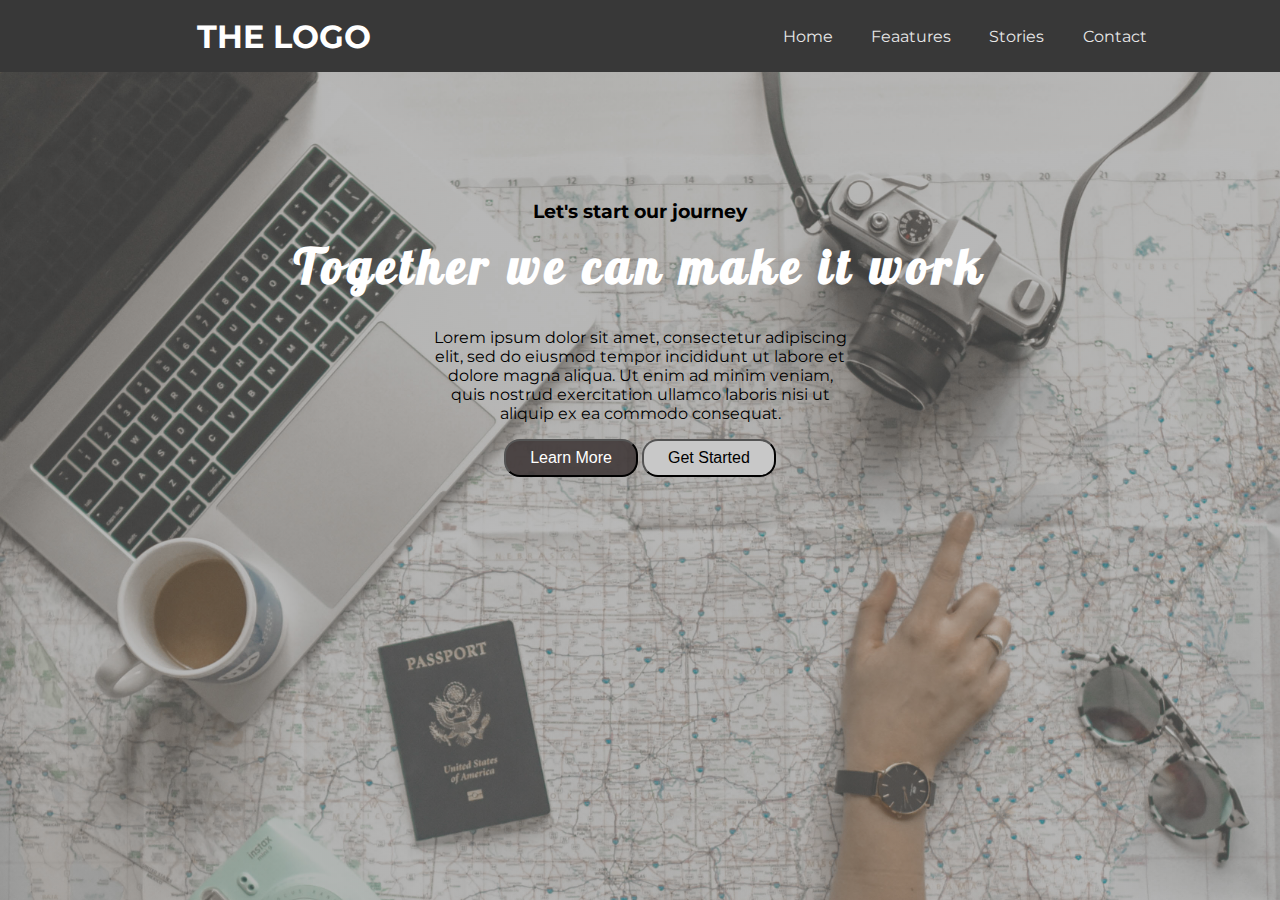
<file: business-web-template/index.html>
<!DOCTYPE html>
<html lang="en" dir="ltr">
  <head>
    <meta charset="utf-8">
    <meta name="viewport" content="width=device-width, initial-scale=1.0">
    <title>BUSINESS WEB TEMPLATE</title>
    <link href="https://fonts.googleapis.com/css2?family=Lobster&family=Montserrat&display=swap" rel="stylesheet">
    <link rel="stylesheet" href="css/styles.css">
  </head>
  <body>

    <header>
      <nav class="navbar">
        <a href="#" class="nav-brand"><h1>THE LOGO</h1></a>
        <ul class="nav-items">
          <li><a href="#">Home</a></li>
          <li><a href="#">Feaatures</a></li>
          <li><a href="#">Stories</a></li>
          <li><a href="#">Contact</a></li>
        </ul>
      </nav>
    </header>

    <!-- END OF HEADER -->


    <!-- MAIN CONTENT -->

    <section class="main">
      <div class="main-content">
        <h3>Let's start our journey</h3>
        <h1>Together we can make it work</h1>
        <p>Lorem ipsum dolor sit amet, consectetur adipiscing elit, sed do eiusmod tempor incididunt ut labore et dolore magna aliqua.
           Ut enim ad minim veniam, quis nostrud exercitation ullamco laboris nisi ut aliquip ex ea commodo consequat.</p>

           <button type="button" class="main-btn btn1 "name="button">Learn More</button>
           <button type="button" class="main-btn btn2 "name="button">Get Started</button>
      </div>
    </section>

    <!-- END OF CONTENT -->



  </body>
</html>
</file>
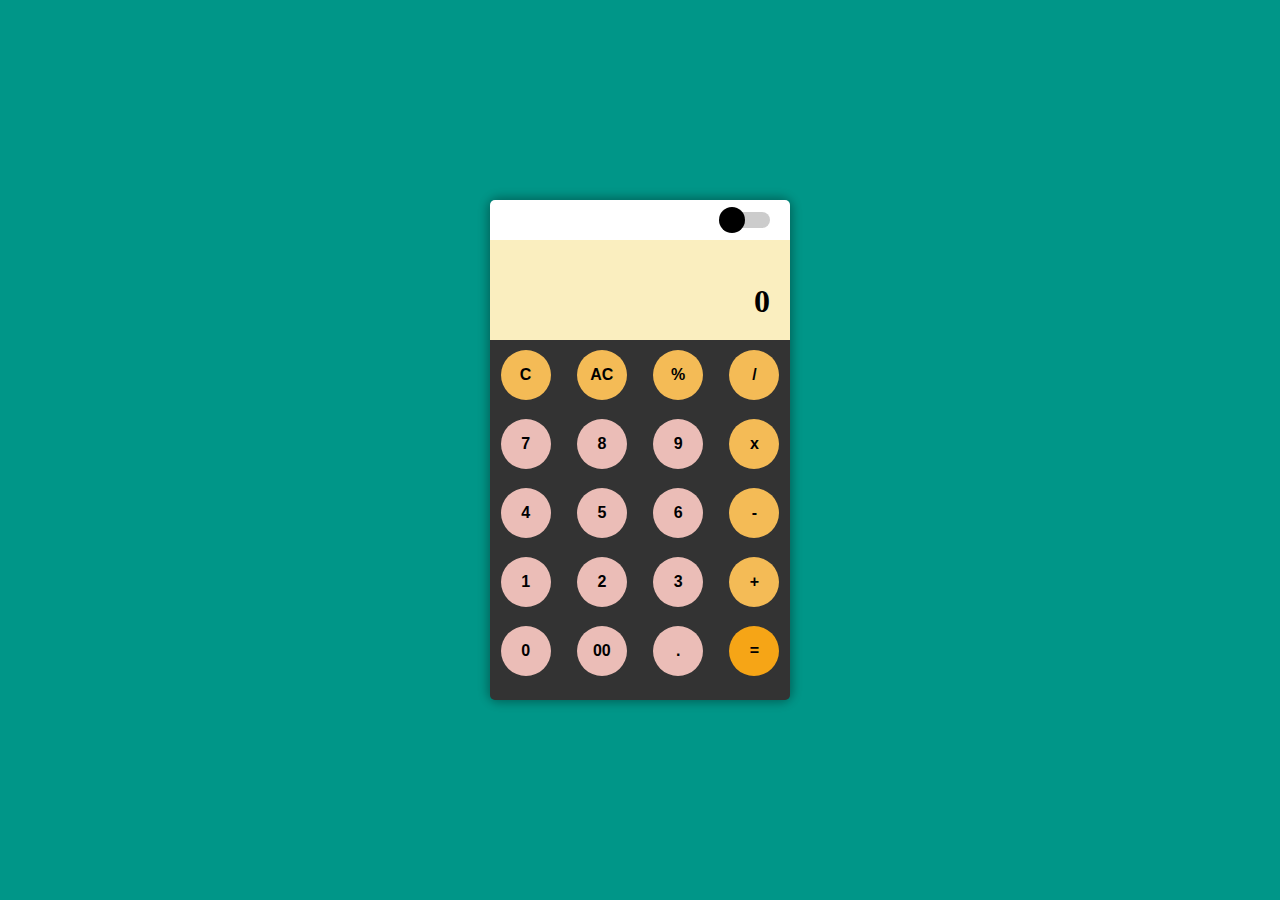
<file: CALCULATOR/index.html>
<!DOCTYPE html>
<html lang="en" dir="ltr">

<head>
  <meta charset="utf-8">
  <meta name="viewport" content="width=device-width, initial-scale=1.0">
  <link rel="stylesheet" href="css/styles.css">
  <title>calculator</title>
</head>

<body>

  <div class="wrapper">
    <div class="calculator">
      <div class="calculator-header">
        <div class="theme-switch-wrapper">
          <label class="theme-switch" for="checkbox">
            <input type="checkbox" id="checkbox" />
            <div class="slider round"></div>
          </label>
        </div>
      </div>
      <div class="calculator-body">
        <div class="">
          <h1 id="output">0</h1>
          <p id="input"></p>
        </div>
      </div>
      <div class="calculator-footer">
        <div class="symbol" onclick="calculate('C')"><span>C</span></div>
        <div class="symbol" onclick="calculate('AC')"><span>AC</span></div>
        <div class="symbol" onclick="calculate('%')"><span>%</span></div>
        <div class="symbol" onclick="calculate('/')"><span>/</span></div>
        <div onclick="calculate('7')"><span>7</span></div>
        <div onclick="calculate('8')"><span>8</span></div>
        <div onclick="calculate('9')"><span>9</span></div>
        <div class="symbol" onclick="calculate('*')"><span>x</span></div>
        <div onclick="calculate('4')"><span>4</span></div>
        <div onclick="calculate('5')"><span>5</span></div>
        <div onclick="calculate('6')"><span>6</span></div>
        <div class="symbol" onclick="calculate('-')"><span>-</span></div>
        <div onclick="calculate('1')"><span>1</span></div>
        <div onclick="calculate('2')"><span>2</span></div>
        <div onclick="calculate('3')"><span>3</span></div>
        <div class="symbol" onclick="calculate('+')"><span>+</span></div>
        <div onclick="calculate('0')"><span>0</span></div>
        <div onclick="calculate('00')"><span>00</span></div>
        <div onclick="calculate('.')"><span>.</span></div>
        <div class="symbol-dark" onclick="calculate('=')"><span>=</span></div>
      </div>
    </div>
  </div>


  <script src="index.js" charset="utf-8"></script>
</body>

</html>
</file>
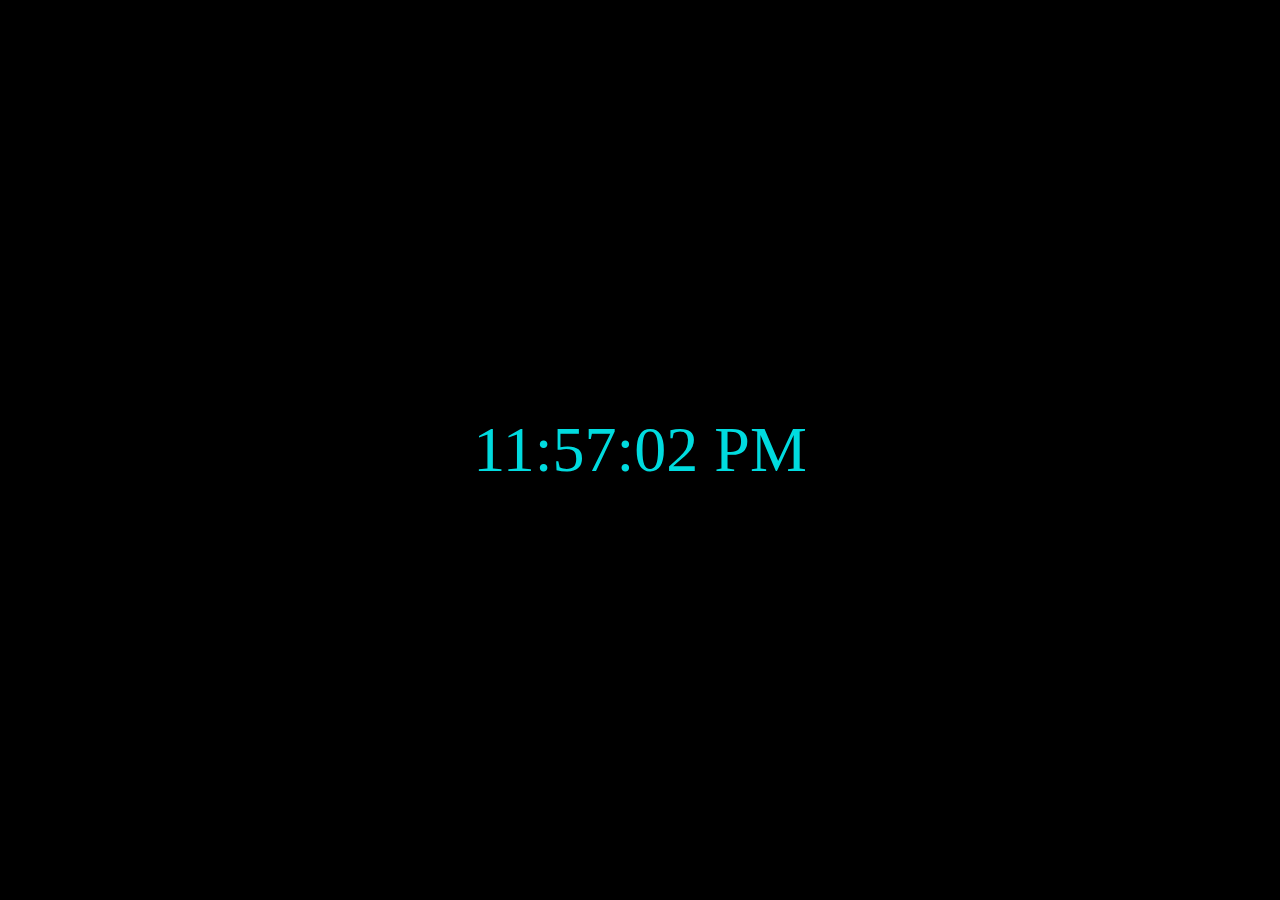
<file: DIGITAL CLOCK/index.html>
<!DOCTYPE html>
<html lang="en" dir="ltr">
  <head>
    <meta charset="utf-8">
    <meta name="viewport" content="width = device-width, initial-scale=1.0">
    <title>DIGITAL CLOCK</title>
    <link rel="stylesheet" href="css/styles.css">
  </head>
  <body>

    <div class="" id="clock-body">
      
    </div>

    <script src="index.js" charset="utf-8"></script>

  </body>
</html>
</file>
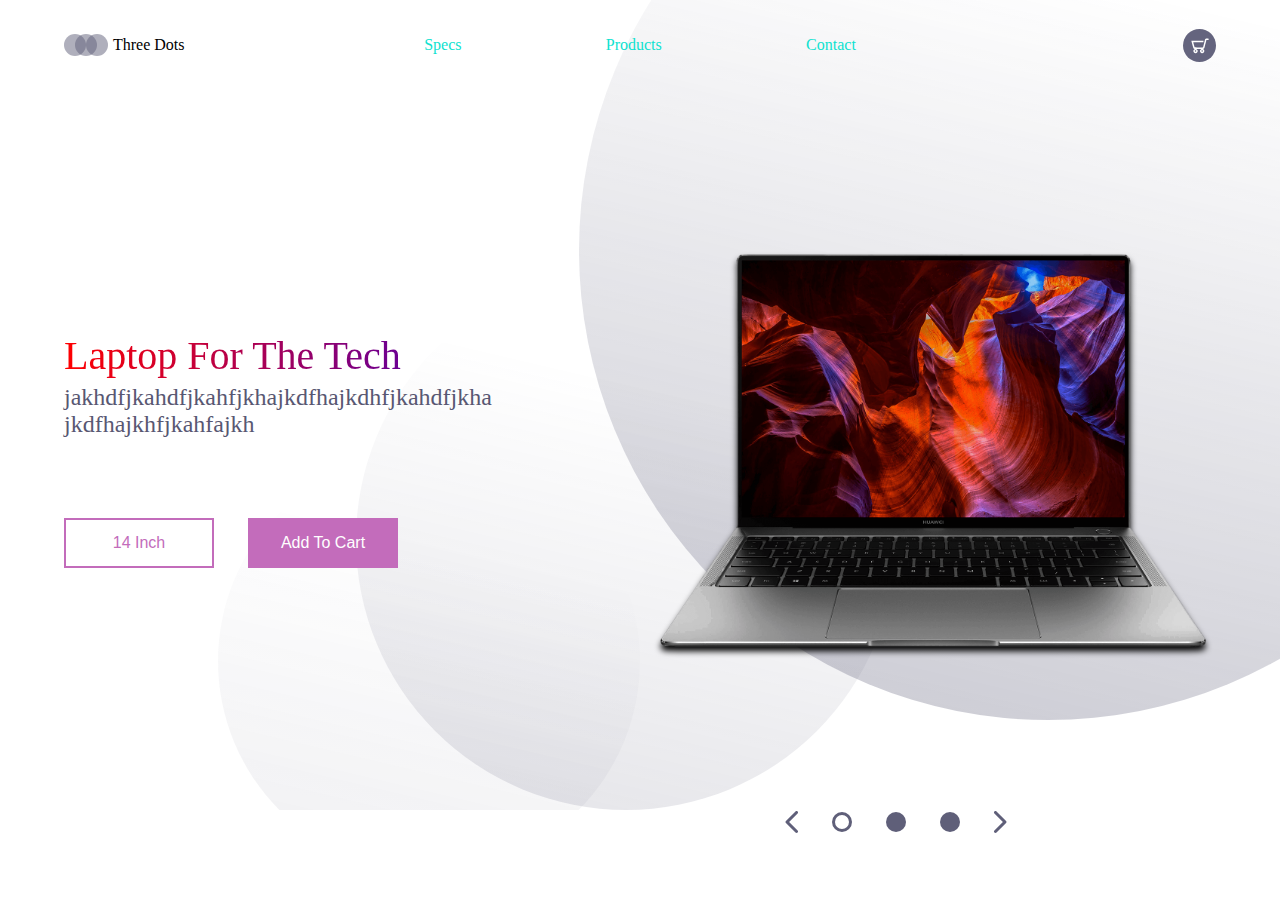
<file: laptop/index.html>
<!DOCTYPE html>
<html lang="en" dir="ltr">
	<head>
		<meta charset="utf-8">
		<meta name="viewport" content="width=device-width, initial-scale=1.0">
		<title>Landing Page</title>
		<link rel="stylesheet" href="styles.css">
	</head>
	<body>
		<header>
			<div class="logo-container">
					<img src="img/logo.svg" alt="logo">
					<h4 class="logo">Three Dots</h4>
			</div>
			<nav>
				<ul class="nav-links">
					<li ><a class="nav-link" href="#">Specs</a></li>
					<li ><a class="nav-link" href="#">Products</a></li>
					<li ><a class="nav-link" href="#">Contact</a></li>
				</ul>
			</nav>
			<div class="cart">
				<img src="img/cart.svg" alt="cart">
			</div>
		</header>

		<main>
				<section class="presentation">
					<div class="introduction">
						<div class="intro-text">
							<h1>Laptop For The Tech</h4>
							<p>jakhdfjkahdfjkahfjkhajkdfhajkdhfjkahdfjkha
							jkdfhajkhfjkahfajkh</p>
						</div>
						<div class="cta">
							<button type="button" class="cta-select" name="button">14 Inch</button>
							<button type="button" class="cta-add" name="button">Add To Cart</button>
						</div>
					</div>
					<div class="cover">
						<img src="img/matebook.png" alt="matebook">
					</div>
				</section>

				<div class="laptop-select">
					<img src="img/arrow-left.svg" alt="">
					<img src="img/dot.svg" alt="">
					<img src="img/dot-full.svg" alt="">
					<img src="img/dot-full.svg" alt="">
					<img src="img/arrow-right.svg" alt="">
				</div>


				<img class="big-eclipse" src="img/big-eclipse.svg" alt="">
				<img class="mid-eclipse" src="img/mid-eclipse.svg" alt="">
				<img class="small-eclipse" src="img/small-eclipse.svg" alt="">
		</main>



	</body>
</html>
</file>
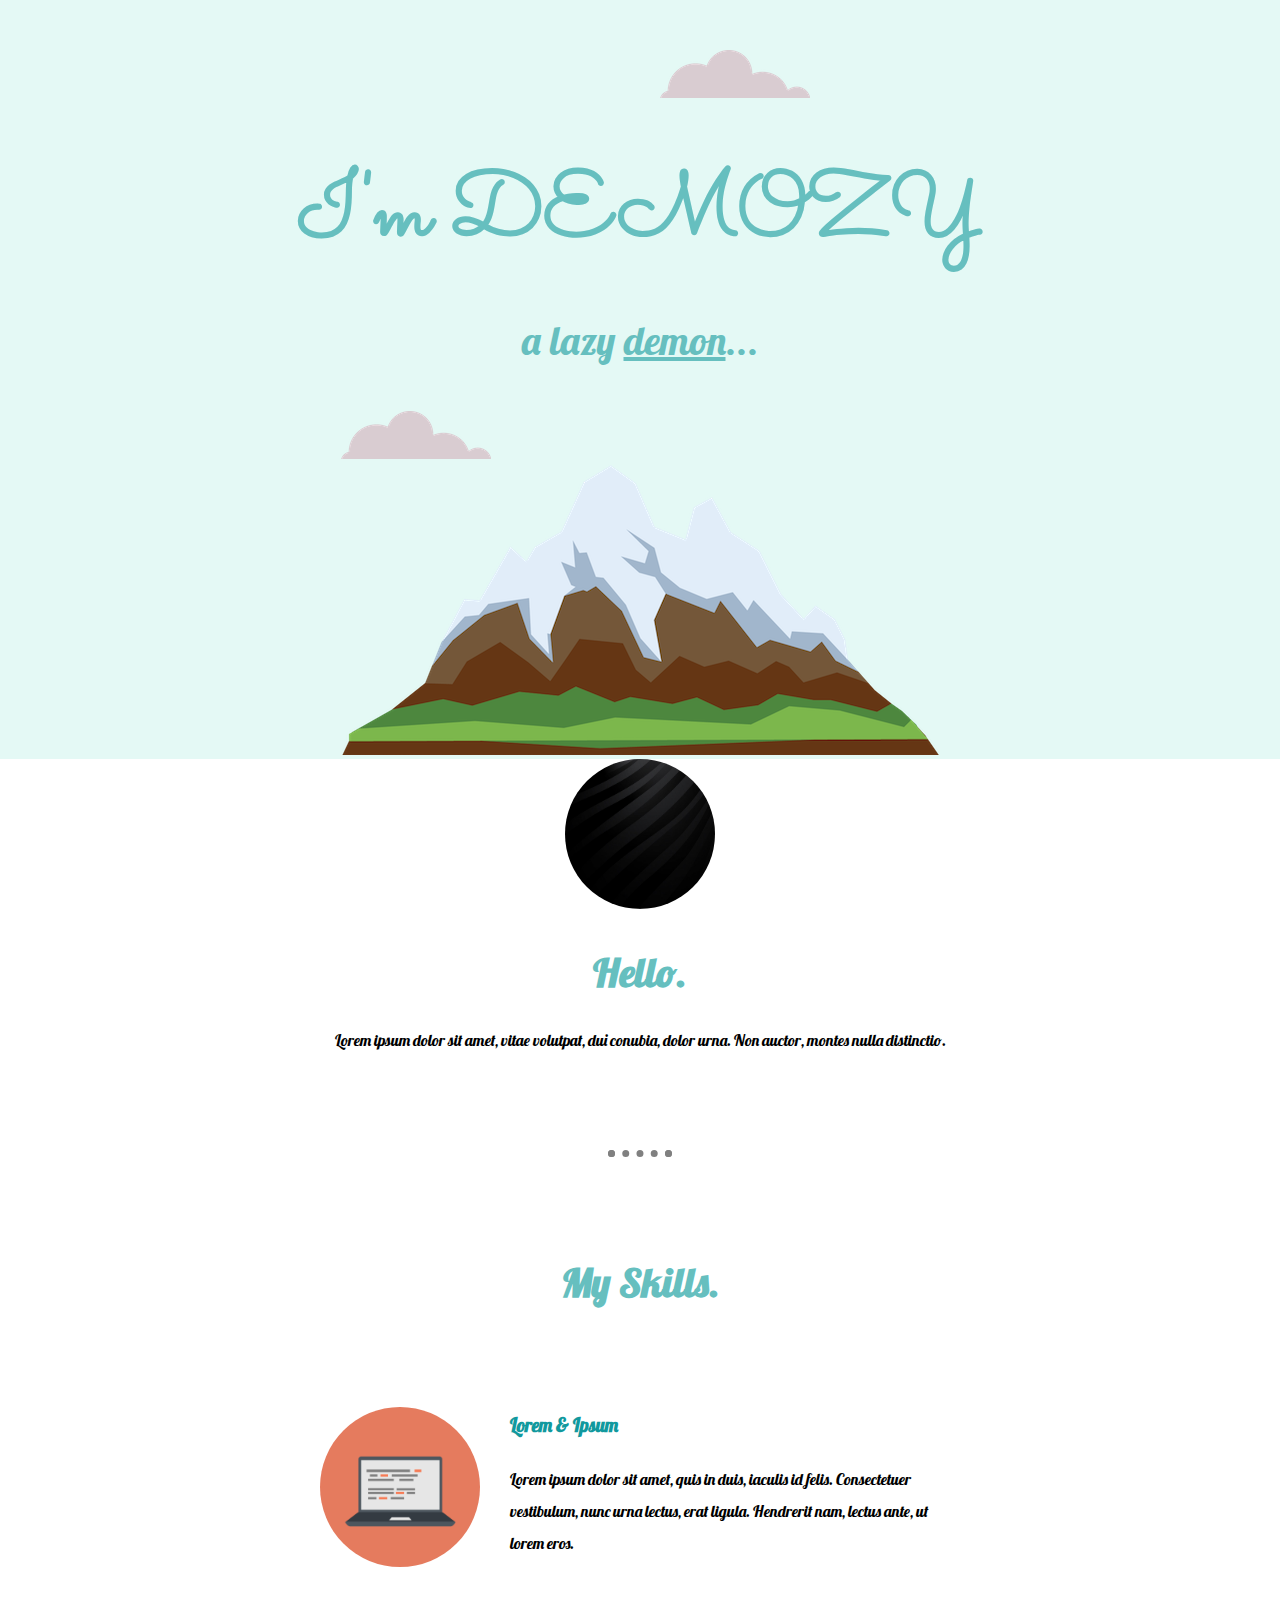
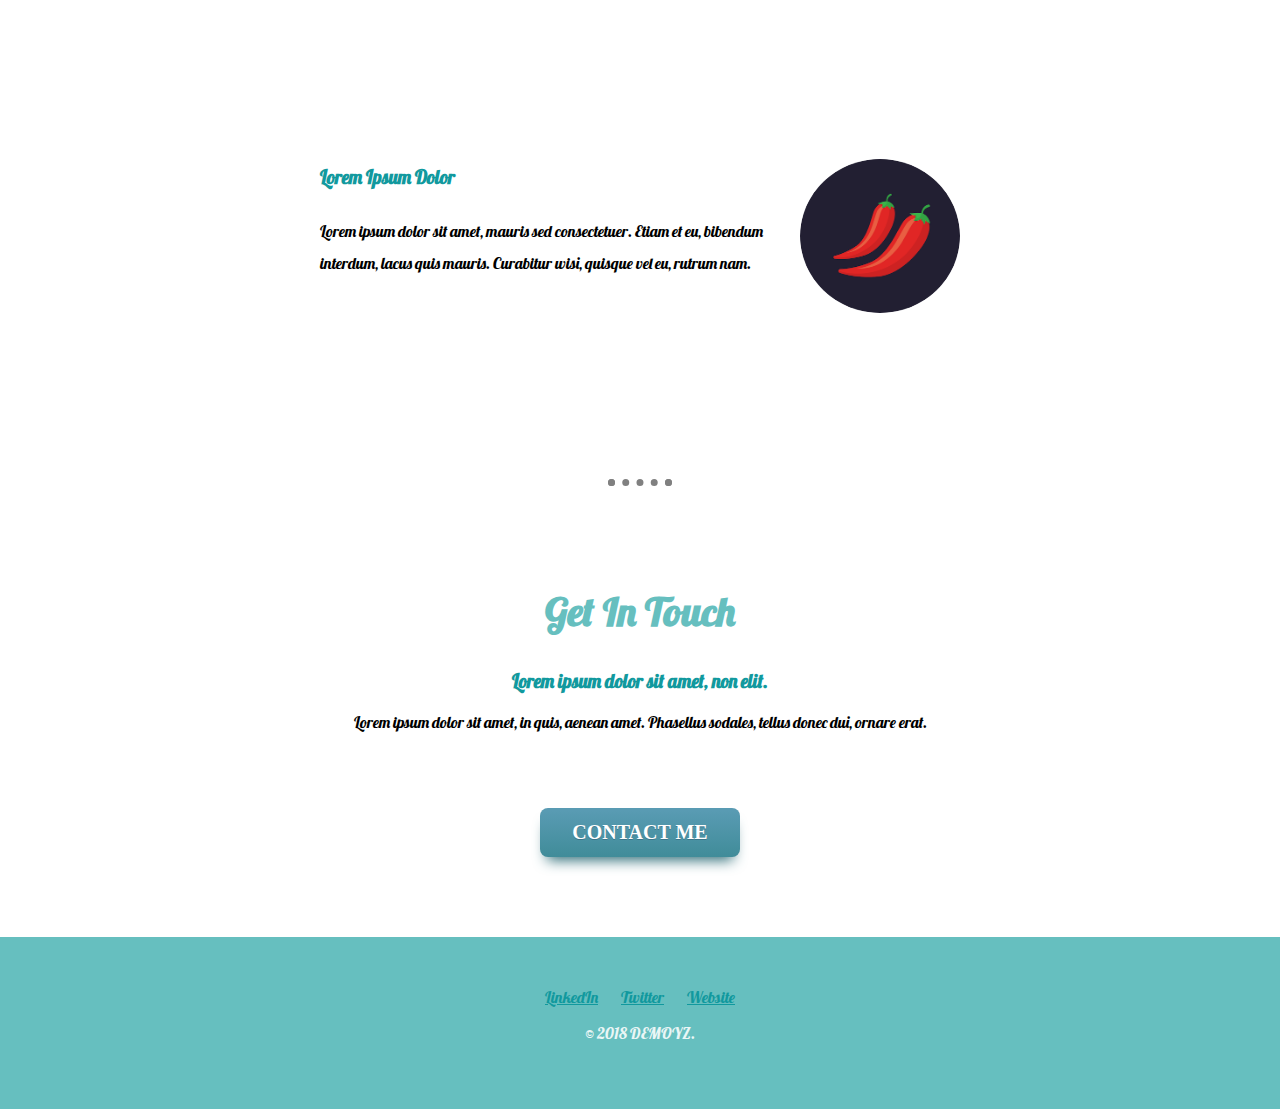
<file: personal website/index.html>
<!DOCTYPE html>
<html lang="en" dir="ltr">
  <head>
    <meta charset="utf-8">
    <title>😎DEMOZY's site</title>
    <link rel="stylesheet" type="text/css" href="css/mystyles.css">
    <link rel="icon" href="favicon.ico">
    <link href="https://fonts.googleapis.com/css?family=Lobster|Sacramento&display=swap" rel="stylesheet">

  </head>
  <body>

    <div class="top-container">
      <img class="top-cloud" src="images/cloud.png" alt="cloud">
      <h1>I'm DEMOZY</h1>
      <h2 class="demon">a lazy <u>demon</u>...</h2>
      <img class="bottom-cloud" src="images/cloud.png" alt="cloud">
      <img class="mountain" src="images/mountain.png" alt="cloud">
    </div>

    <div class="middle-container">
      <div class="profile">
        <img class="profile-img" src="images/black.jpg" alt="profile-image">
        <h2>Hello.</h2>
        <p>Lorem ipsum dolor sit amet, vitae volutpat, dui conubia, dolor urna. Non auctor, montes nulla distinctio.</p>
      </div>
      <hr>
      <div class="skills">
        <h2>My Skills.</h2>
        <div class="skill-row">
          <img class="computer" src="images/computer.png" alt="">
          <h3>Lorem & Ipsum</h3>
          <p class="para">Lorem ipsum dolor sit amet, quis in duis, iaculis id felis. Consectetuer vestibulum, nunc urna lectus, erat ligula. Hendrerit nam, lectus ante, ut lorem eros.</p>
        </div>
        <div class="skill-row">
          <img class="chilli" src="images/chillies.png" alt="">
          <h3 class="skill2">Lorem Ipsum Dolor</h3>
          <p>Lorem ipsum dolor sit amet, mauris sed consectetuer. Etiam et eu, bibendum interdum, lacus quis mauris. Curabitur wisi, quisque vel eu, rutrum nam.</p>
        </div>
      </div>
      <hr>
      <div class="contact-me">
        <h2>Get In Touch</h2>
        <h3>Lorem ipsum dolor sit amet, non elit.</h3>
        <p>Lorem ipsum dolor sit amet, in quis, aenean amet. Phasellus sodales, tellus donec dui, ornare erat.</p>
        <a class="btn" href="https://www.gmail.com" target="_blank">CONTACT ME</a>
      </div>
    </div>


    <div class="bottom-container">
      <a class="footer-link" href="https://www.linkedin.com/" target="_blank">LinkedIn</a>
      <a class="footer-link" href="https://twitter.com/" target="_blank">Twitter</a>
      <a class="footer-link" href="https://www.appbrewery.co/" target="_blank">Website</a>
      <p class="end">© 2018 DEMOYZ.</p>
    </div>


  </body>
</html>
</file>
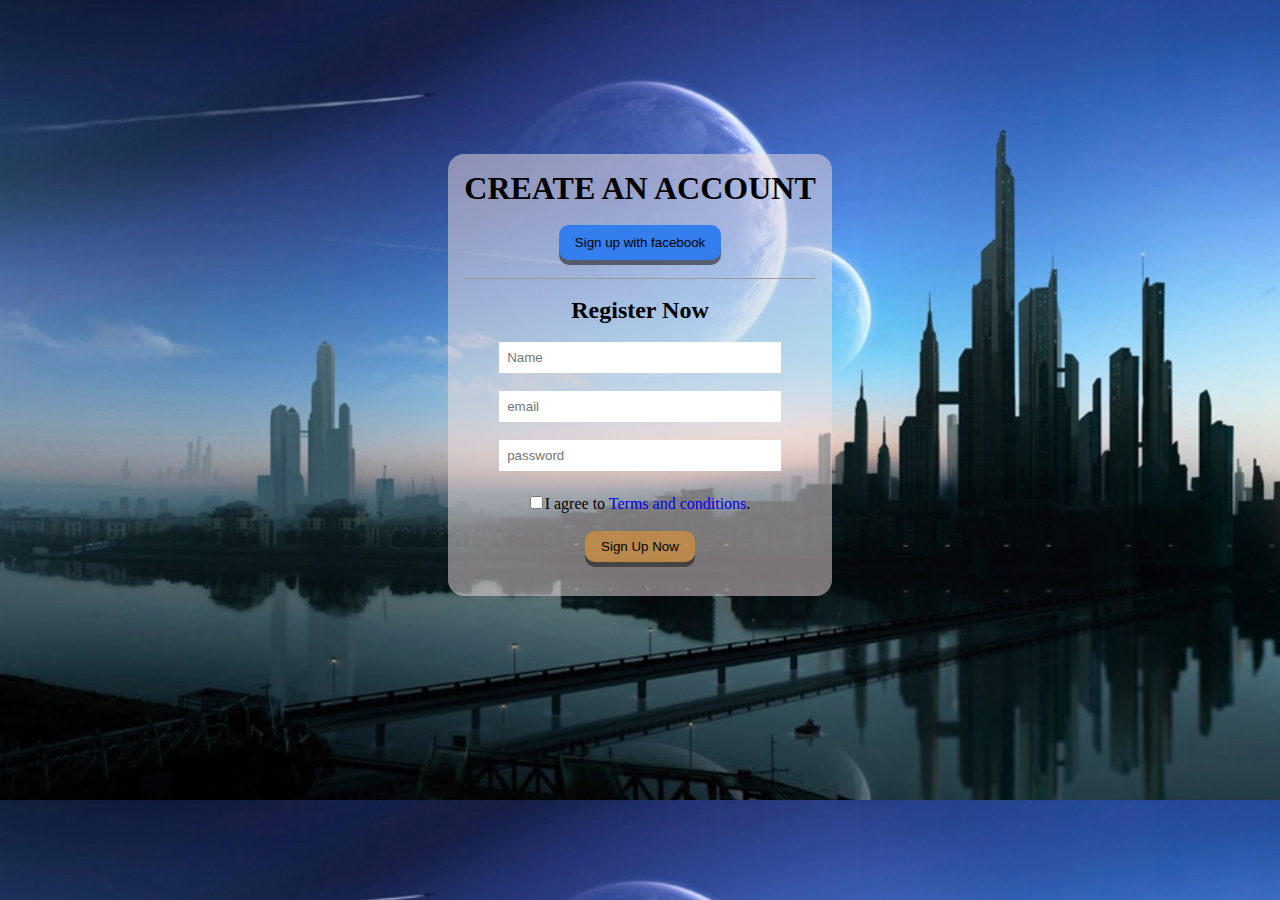
<file: signup page/index.html>
<!DOCTYPE html>
<html lang="en" dir="ltr">
  <head>
    <meta charset="utf-8">
    <meta name="viewport" content="width=device-width, intitial-scale = 1.0">
    <title>SIGN UP</title>
    <link rel="stylesheet" href="css/styles.css">
  </head>
  <body>

      <div class="container">
        <h1>CREATE AN ACCOUNT</h1><br>
        <button class="fb-button" type="button" name="fb-button">Sign up with facebook</button> <br><br>
        <hr>
        <br>
        <h2>Register Now</h2>
        <br>
        <form class="" action="index.html" method="post">
          <input type="text" placeholder="Name" name="" value=""><br><br>
          <input type="email" placeholder="email" name="" value=""><br><br>
          <input type="password" placeholder="password" name="" value=""><br><br>
          <input type="checkbox" name="" value="">I agree to <a href="#">Terms and conditions</a>.<br><br>
          <button class="submit" type="button" name="submit">Sign Up Now</button><br><br>
        </form>

      </div>

  </body>
</html>
</file>
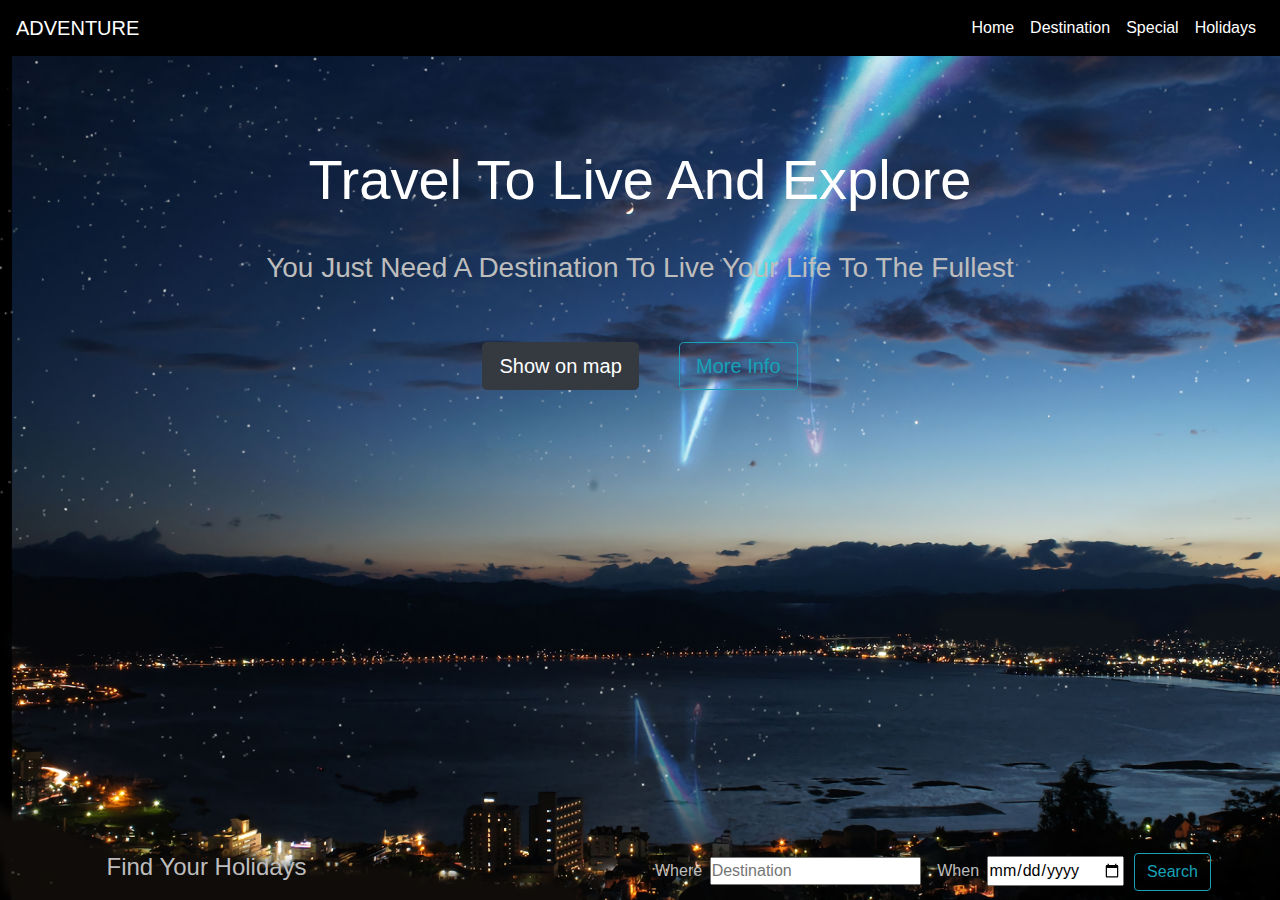
<file: travelling web template/index.html>
<!DOCTYPE html>
<html lang="en" dir="ltr">
  <head>
    <meta charset="utf-8">
    <meta name="viewport" content="width=device-width initial-scale=1">
    <title>ADVENTURE</title>

    <!-- BOOTSTRAP -->
    <link rel="stylesheet" href="https://stackpath.bootstrapcdn.com/bootstrap/4.3.1/css/bootstrap.min.css" integrity="sha384-ggOyR0iXCbMQv3Xipma34MD+dH/1fQ784/j6cY/iJTQUOhcWr7x9JvoRxT2MZw1T" crossorigin="anonymous">

    <!-- CSS -->
    <link rel="stylesheet" href="css/styles.css">

    <!-- FAVICON -->
    <link rel="icon" href="favicon.ico">

    <!-- BOOTSTRAP SCRIPTS -->

    <script src="https://code.jquery.com/jquery-3.5.1.slim.min.js" integrity="sha384-DfXdz2htPH0lsSSs5nCTpuj/zy4C+OGpamoFVy38MVBnE+IbbVYUew+OrCXaRkfj" crossorigin="anonymous"></script>
<script src="https://cdn.jsdelivr.net/npm/popper.js@1.16.0/dist/umd/popper.min.js" integrity="sha384-Q6E9RHvbIyZFJoft+2mJbHaEWldlvI9IOYy5n3zV9zzTtmI3UksdQRVvoxMfooAo" crossorigin="anonymous"></script>
<script src="https://stackpath.bootstrapcdn.com/bootstrap/4.5.0/js/bootstrap.min.js" integrity="sha384-OgVRvuATP1z7JjHLkuOU7Xw704+h835Lr+6QL9UvYjZE3Ipu6Tp75j7Bh/kR0JKI" crossorigin="anonymous"></script>


  </head>
  <body>
    <div class="main">
      <nav class="navbar navbar-expand-lg navigation">
  <a class="navbar-brand" href="#">ADVENTURE</a>
  <button class="navbar-toggler" type="button" data-toggle="collapse" data-target="#navbarNav" aria-controls="navbarNav" aria-expanded="false" aria-label="Toggle navigation">
    <span class="navbar-toggler-icon"></span>
  </button>
  <div class="collapse navbar-collapse" id="navbarNav">
    <ul class="navbar-nav ml-auto">
      <li class="nav-item ">
        <a class="nav-link" href="#">Home</a>
      </li>
      <li class="nav-item">
        <a class="nav-link" href="#">Destination</a>
      </li>
      <li class="nav-item">
        <a class="nav-link" href="#">Special</a>
      </li>
      <li class="nav-item">
        <a class="nav-link" href="#">Holidays</a>
      </li>
    </ul>
  </div>
</nav>
<div class="content">
  <div class="container-fluid">
    <h1 class="content--heading">Travel To Live And Explore</h1>
    <h3 class="content--para">You Just Need A Destination To Live Your Life To The Fullest</h3>

    <button type="button" class="btn content-btn btn-lg btn-dark" name="button">Show on map</button>
    <button type="button" class="btn content-btn btn-lg btn-outline-info" name="button">More Info</button>
  </div>
</div>
<section id="footer" class="container-fluid">
  <div class="row">
    <div class="col-lg-6 ">
      <h4 class="footer-heading">Find Your Holidays</h4>
    </div>
    <div class="col-lg-6 ">
      <p class="footer-label1">Where</p>
      <input type="text" placeholder="Destination" class="ip" name="" value="">
      <p class="footer-label2">When</p>
      <input type="date" placeholder="Enter the date" name="" value="">
      <button type="button" class="btn btn-search btn-outline-info" name="button">Search</button>
    </div>
  </div>




</section>
</div>




  </body>
</html>
</file>
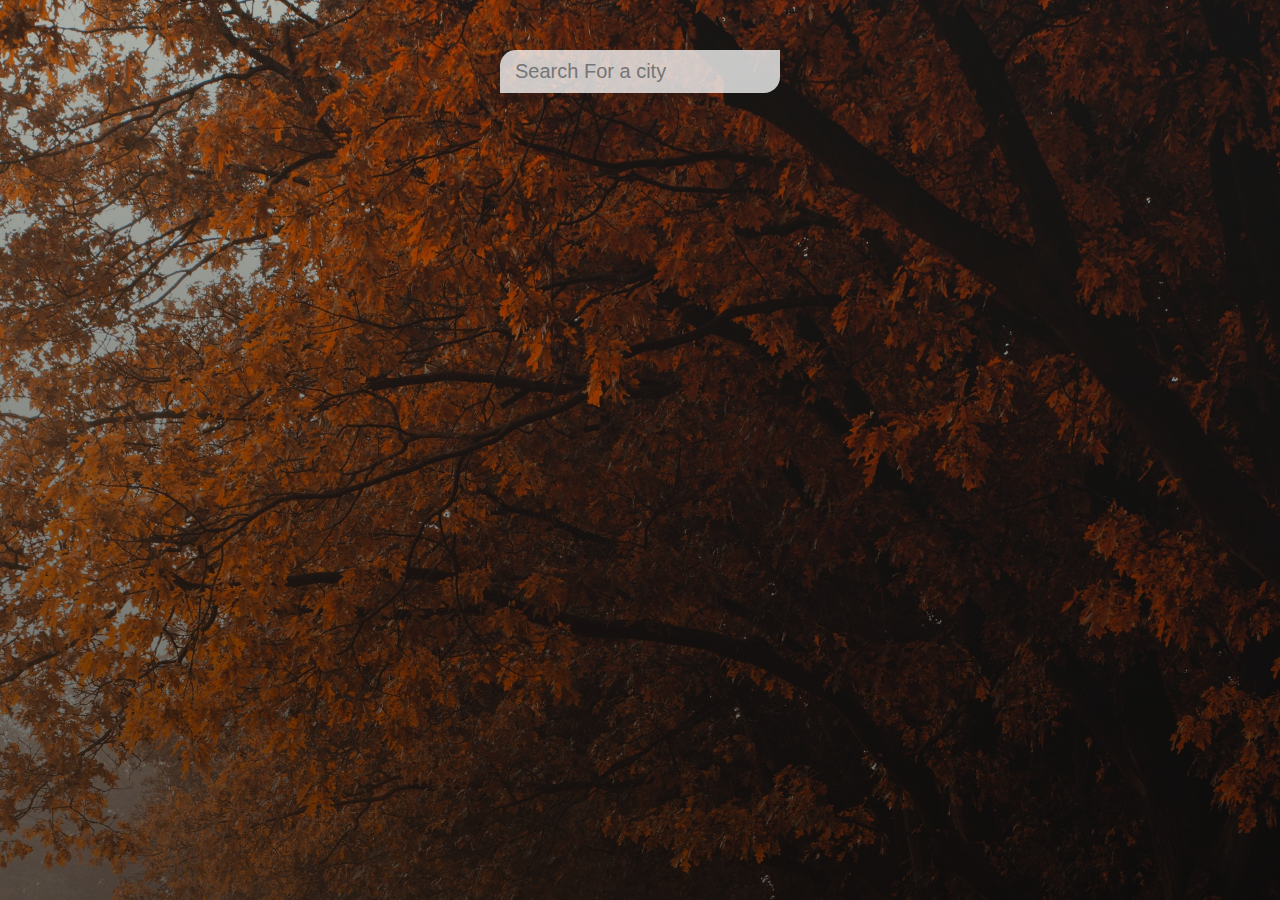
<file: Weather App/index.html>
<!DOCTYPE html>
<html lang="en" dir="ltr">
  <head>
    <meta charset="utf-8">
    <meta name="viewport" content="width=device-width, initial-scale=1.0">
    <title>Weather App</title>
    <link rel="stylesheet" href="css/styles.css">
  </head>
  <body>

  <div class="app-wrap">
    <header>
      <input type="text" autocomplete="off" class="search-box" placeholder="Search For a city" name="" value="">
    </header>
    <main>
      <section class="location">
        <div class="city"></div>
        <div class="date"></div>
      </section>
      <div class="current">
        <div class="temp"><span></span></div>
        <div class="weather"></div>
        <div class="hi-low"></div>
      </div>
    </main>
  </div>

    <script src="index.js" charset="utf-8">

    </script>

  </body>
</html>
</file>
<file: business-web-template/css/styles.css>
*{
  padding: 0;
  margin: 0;
  box-sizing: border-box;
}

body{
  font-family: 'Montserrat', sans-serif;
  overflow: hidden;
}

/* HEADER SECITON */

nav{
  display: flex;
  flex-wrap: wrap;
  justify-content: space-around;
  height: 8vh;
  align-items: center;
  background-color: rgba(0, 0, 0, 0.78);
}

ul{
  display: flex;
  justify-content: space-around;
  width: 25%;
  list-style: none;
}

.nav-brand{
  text-decoration: none;
  color: white;
}

.nav-brand:hover{
  color: rgb(204, 204, 204);
}


ul li a{
  display: block;
  text-decoration: none;
  color: rgb(231, 231, 231);
  padding: 1.2rem;;
}

ul li a:hover{
  background-color: rgb(0, 0, 0);
}

/* MAIN CONTENT */

.main{
  display: flex;
  height: 92vh;
  justify-content: center;
  background-image: linear-gradient(rgba(116, 116, 116,0.5),rgba(116, 116, 116,0.5)), url("../images/image.jpg");
  background-size: cover;

}
.main-content{
  max-width: 65%;
  text-align: center;
  margin-top: 10%;
}

.main-content h1{
  font-size: 3rem;
  letter-spacing: 5px;
  margin: .8rem auto 2rem auto;
  font-family: 'Lobster', cursive;
  color: rgba(255, 255, 255, 1);

}

.main-content p{
  max-width: 50%;
  text-align: center;
  display: block;
  margin: auto auto 1rem auto;
}

.main-btn{
  padding: .5rem 1.5rem;
  border-radius: 1rem;
  outline: none;
  font-size: 1rem;
}

.main-btn:hover{
  cursor: pointer;
}

.btn1{
  background-color: rgba(64, 57, 57, 0.9);
  color: white;
}

.btn1:hover{
  border-width: 2px;
  border-style: outset;
  border-color: -internal-light-dark(rgb(118, 118, 118), rgb(195, 195, 195));
  color: rgba(64, 57, 57, 0.9);
  background-color: rgb(200, 200, 200);
}

.btn1:active{
  border-width: 2px;
  border-style: inset;
  border-color: -internal-light-dark(rgb(118, 118, 118), rgb(195, 195, 195));
}
.btn2{
  background-color: rgb(200, 200, 200);
}

.btn2:hover{
  background-color: rgba(64, 57, 57, 0.9);
  color: white;
}


/* MEDIA QUERRIES */

@media screen and (max-width: 768px) {

  .nav{
    flex-direction: column;
  }
}
</file>
<file: CALCULATOR/css/styles.css>
:root{
  --body-bg: #009688;
  --cal-header: white;
  --cal-body: rgb(250, 238, 191);
  --cal-footer-div: rgb(235, 189, 183);
  --symbol:rgb(244, 187, 86);
  --div-hover:rgb(226, 169, 161);
  --symbol-dark:  rgb(246, 165, 22);
  --symbol-hover: rgb(241, 203, 136);
  --footer-bg: #333;
  --symbol-color: black;
  --symbol-dark-hover:  rgb(246, 165, 22);
  --slider-color:black;

}

[data-theme="dark"]{
  --cal-header: rgb(5, 5, 5);
  --body-bg: #464b4b;
  --footer-bg: rgb(6, 6, 6);
  --cal-footer-div: transparent;
  --footer-font: rgb(67, 75, 73);
  --symbol: transparent;
  --symbol-hover: rgb(244, 187, 86);
  --symbol-color: white;
  --div-hover: rgb(158, 158, 158);
  --slider-color: white;
}

*{
  margin: 0;
  padding: 0;
  box-sizing: border-box;
}

.wrapper{
  display: flex;
  justify-content: center;
  align-items: center;
  width: 100vw;
  height: 100vh;
  background: var(--body-bg);
}

.calculator{
  display: grid;
  grid-template-rows: 8% 20% auto;
  width: 300px;
  height: 500px;
  background: white;
  border-radius: 10px;
  box-shadow: 0 0 10px 3px rgba(0, 0, 0, 0.3);
}

.calculator-header{
  background-color: var(--cal-header);
  display: flex;
  justify-content: flex-end;
  padding: 20px;
  border-top-left-radius: 5px;
  border-top-right-radius: 5px;
}

.calculator-body{
  background-color: var(--cal-body);
  display: flex;
  justify-content: flex-end;
  align-items: flex-end;
  padding: 20px;
  text-align: right;

}

.calculator-footer{
  display: grid;
  grid-template-columns: auto auto auto auto;
  grid-template-rows: auto auto auto auto auto;
  grid-column-gap: 5px;
  grid-row-gap: 5px;
  justify-content: space-around;
  padding: 10px 0px;
  background-color: var(--footer-bg);
  color: var(--footer-font);
  border-bottom-left-radius: 5px;
  border-bottom-right-radius: 5px;
}

.calculator-footer div{
  font-family: sans-serif;
  display: flex;
  justify-content: center;
  align-items: center;
  width: 50px;
  height: 50px;
  border-radius: 50%;
  background-color: var(--cal-footer-div);
  color: var(--footer-font);
  font-weight: 800;
  transition: 0.4s all;
}

.calculator-footer div.symbol{
  background-color: var(--symbol);
  color: var(--symbol-color);
}
.calculator-footer div.symbol-dark{
  background-color: var(--symbol-dark);
}

.calculator-footer div:hover{
  cursor: pointer;
  background-color: var(--div-hover);

}

.calculator-footer div.symbol-dark:hover{
  background-color: var(--symbol-dark-hover);
}


.calculator-footer div.symbol:hover{
  background-color: var(--symbol-hover);

}


/*slider switch css */
.theme-switch-wrapper {
  display: flex;
  align-items: center;
}
.theme-switch-wrapper em {
  margin-left: 10px;
  font-size: 1rem;
}

.theme-switch {
  display: inline-block;
  height: 16px;
  position: relative;
  width: 50px;
}

.theme-switch input {
  display: none;
}

.slider {
  background-color: #ccc;
  bottom: 0;
  cursor: pointer;
  left: 0;
  position: absolute;
  right: 0;
  top: 0;
  transition: 0.4s;
}

.slider:before {
  background-color: var(--slider-color);
  content: "";
  bottom: -5px;
  height: 26px;
  /* left: 0px; */
  right: 25px;
  position: absolute;
  transition: 0.4s;
  width: 26px;
}

input:checked + .slider {
  background-color: #66bb6a;
}

input:checked + .slider:before {
  transform: translateX(26px);
}

.slider.round {
  border-radius: 34px;
}

.slider.round:before {
  border-radius: 50%;
}
</file>
<file: DIGITAL CLOCK/css/styles.css>
*{
  margin: 0;
  padding: 0;
  box-sizing: border-box;
}

body{
  background-color: black;
  max-height: 100vh;
}

#clock-body{
  text-align: center;
  position: absolute;
  top: 50%;
  left: 50%;
  transform: translateX(-50%) translateY(-50%);
  min-width: 400px;
  font-size: 4rem;
  color: rgb(0, 219, 223);
}
</file>
<file: laptop/styles.css>
*{
  margin: 0;
  padding: 0;
  box-sizing: border-box;
}


header{
  display: flex;

  width: 90%;
  margin: auto;
  height: 10vh;
  align-items: center;
}

.logo-container, .nav-links, .cart{
  display: flex;
}

.logo-container{
  /* background: lightblue; */
  flex:1;
}
.logo{
  font-weight: 400;
  margin: 5px;
}

nav{
  /* background: rgb(14, 142, 131) */
  flex: 2;
}
.nav-links{
  justify-content: space-around;
  list-style: none;
}

.nav-link {
  text-decoration: none;
  color: rgb(14, 226, 207);
}

.cart{
  flex: 1;
  justify-content: flex-end;
  /* background: rgb(171, 131, 175) */
}


.presentation{
  display: flex;
  width: 90%;
  margin: auto;
  min-height: 80vh;
  align-items: center;
}
.introduction{
  flex:1;
}
.intro-text h1{
  font-size: 2.5rem;
  font-weight: 500;
  background: linear-gradient(to right, red, blue);
  -webkit-background-clip: text;
  -webkit-text-fill-color: transparent;
}

.intro-text p{
  margin-top: 5px;
  font-size: 1.5rem;
  color: #585772;
}

.cta{
  padding: 50px 0 0 0;
}
.cta-select{
  border: 2px solid #c36cbb;
  background: transparent;
  color: #c36cbb;
  width: 150px;
  height: 50px;
  cursor: pointer;
  font-size: 1rem;
}

.cta-add{
  background: #c36cbb;
  width: 150px;
  height: 50px;
  cursor: pointer;
  font-size: 1rem;
  color: white;
  border:none;
  margin: 30px 0 0 30px;
}
.cover{
  flex: 0.85;
  height: 60vh;
}
.cover img{
  height: 100%;
  filter: drop-shadow(0px 5px 3px black);
  animation: drop 1.5s ease;
}

.big-eclipse{
  position: absolute;
  top: 0;
  right: 0;
  z-index: -1;
  opacity: 0.6;
  height: 80%;
}

.mid-eclipse{
  position: absolute;
  top: 30%;
  right: 30%;
  height: 60%;
  z-index: -1;
  opacity: 0.5;
}

.small-eclipse{
  position: absolute;
  top: 50%;
  right: 50%;
  height: 40%;
  opacity: 0.6;
  z-index: -1;
}

.laptop-select{
  display: flex;
  width: 20%;
  justify-content: space-around;
  position: absolute;
  right: 20%;
}

@keyframes drop {
  0%{
    opacity: 0;
    transform: translateY(-80px);
  }
  100%{
    opacity: 1;
    transform: translateY(0);
  }
}

@media screen and (max-width: 1024px) {
  .presentation{
    flex-direction: column;
  }

  .introduction{
    margin-top: 5vh;
    text-align: center;
  }

  .intro-text h1{
    font-size: 2rem;
  }
  .intro-text p{
    font-size: 18px;
  }

  .cta{
    padding: 10px 0 0 0;
  }
  .laptop-select{
    bottom: 5%;
    right: 50%;
    width: 50%;
    transform: translate(50%, 5%);
  }
}
</file>
<file: personal website/css/mystyles.css>
body{
  margin: 0;
  text-align: center;
  font-family: "Lobster",sans-serif;
}



h1{
  margin-top: 50px;
  margin-bottom: 0;
  font-family: "Sacramento",sans-serif;
  font-size: 5.625rem;
  color: #66BFBF;


}
h2{
  font-size: 2.5rem;
  color:  #66BFBF;
}

h3{
  color:#11999E;
}

a{
  color:#11999E;
}

hr{
  width: 50px;
  border-style: dotted;
  border-width: 7px;
  border-color: grey;
  border-bottom: none;
  margin: 100px auto;

}

.btn {
	box-shadow: 0 10px 14px -7px #276873;
	background:linear-gradient(to bottom, #599bb3 5%, #408c99 100%);
	background-color:#599bb3;
	border-radius:8px;
	display:inline-block;
	cursor:pointer;
	color:#ffffff;
	font-family:Georgia;
	font-size:20px;
	font-weight:bold;
	padding:13px 32px;
	text-decoration:none;
	text-shadow:0 1px 0 #3d768a;
  margin: 60px auto 80px auto;
}
.btn:hover {
	background:linear-gradient(to bottom, #408c99 5%, #599bb3 100%);
	background-color:#408c99;
}
.btn:active {
	position:relative;
	top:1px;
}


.computer{
  width: 25%;
  border-radius: 100%;
  float: left;
  margin-right: 30px;
}
.chilli{
  width: 25%;
  border-radius: 100%;
  float: right;
  margin-left: 30px;
}

.demon{
  font-weight: normal;
}

.end{
  color: #EAF6F6;
}

.footer-link{
  color:#11999E;
  margin: 10px;
}

.footer-link:hover{
  color: #EAF6F6;
}

.profile-img{
  border-radius: 100%;
  height: 150px;
  width: 150px;
}
.skill-row{
  width: 50%;
  margin: 100px auto 200px auto;
  line-height: 2;
  text-align: left;
}

.skill2{
  color: #11999E;

}
.top-container{
  background-color: #e4f9f5;
  position: relative;
  padding-top: 100px;

}

.middle-container{

}

.bottom-container{

  background-color: #66BFBF;
  padding: 50px 0;
}

.bottom-cloud{
  position: absolute;
  bottom: 300px;
  animation: cloudBottom 2s;
}

.top-cloud{
  position: absolute;
  right:470px;
  top: 50px;
  animation: cloudTop 2s ;
}


/* ANIMATIONS */

@keyframes cloudTop {
  0%{
    opacity: 0;
    transform: translateX(90px);
  }

  100%{
    opacity: 1;
    transform: translate(0);
  }


}

@keyframes cloudBottom {
  0%{
    opacity: 0;
    transform: translateX(-90px);
  }

  100%{
    opacity: 1;
    transform: translate(0);
  }


}
</file>
<file: signup page/css/styles.css>
*{
  margin: 0;
  padding: 0;
  box-sizing: border-box;
}

body{
  background-image: url("../images/83969.jpg");
  background-size: cover;
  background-position: top;
}

.container{
  width: 30%;
  background: rgba(240, 224, 224, 0.5) ;
  margin: 12% auto 0 auto;
  padding: 1rem;
  text-align: center;
  border-radius: 1rem;
}

hr{
  background-color: rgba(0, 0, 0, 1);
  border-bottom: 0;
  height: 1.5px;
}

/* BUTTONS */

.fb-button{
  border: none;
  border-radius: 0.625rem;
  padding: 0.625rem 1rem;
  background: rgb(52, 126, 238);
  cursor: pointer;
  box-shadow: 0 5px rgba(32, 32, 32, 0.59);
  outline: none;
}

.fb-button:active{
    transform: translateY(3px);
}

.submit{
  padding: 0.5rem 1rem;
  border-radius: 0.625rem;
  border: none;
  background: rgb(228, 148, 47, 0.6);
  cursor: pointer;
  box-shadow: 0 5px rgba(32, 32, 32, 0.59);
  outline: none;
}

.submit:active{
  transform: translateY(3px);
}


/* INPUTS */

input{
  width: 80%;
  padding: 0.5rem;
  border: none;
}

input[type=checkbox]{
  width: auto;
  margin: 7px 2px 0 0;
}

/* ANCHOR TAG */
.container a{
  margin: 0;
  text-decoration: none;
}
</file>
<file: travelling web template/css/styles.css>
*{
  padding: 0;
  margin: 0;
  box-sizing: border-box;
}

.main{
  background-image: url(../images/737474.png);
  background-size: cover;
  height: 100vh
  /* background-position: top; */
   /* overflow: hidden; */
}

.content .container-fluid{
  text-align: center;
  padding: 7% 15%;
}

.container-fluid h1{
  font-size: 3.5rem;
  color: #fff;
  padding-bottom: 30px;
}

.container-fluid h3{
  color: rgb(190, 189, 189);
  padding-bottom: 50px;
}

/* BUTTONS */

.navbar-toggler{
  color: #fff;
}

.content-btn{
  margin: auto 2%;
}


/* NAVIGATION BAR */

.navigation{
  background-color: rgb(0, 0, 0);
  text-decoration: none
}

.navigation a{
  color: #fff;

}

.navigation a:hover{
  color: rgb(205, 203, 204);
}


/* FOOTER SECTION */

#footer{
  position: absolute;
  bottom: 1%;
}

.footer-label1,.footer-label2, .footer-heading{
  display: inline;
  color: rgb(190, 189, 189);
}

.footer-heading{
  margin: auto 15% auto 15%;
}

.footer-label1{
  margin-right: 0.5%;
}

.footer-label2{
  margin: auto 0.5% auto 2%;
}

.btn-search{
  margin-left: 1%;
}
</file>
<file: Weather App/css/styles.css>
*{
  margin: 0;
  padding: 0;
  box-sizing: border-box;
}

body{
  font-family: sans-serif;
  background-image: url(../bg.jpg);
  background-size: cover;
  background-position: top center;

}

.app-wrap{
  display: flex;
  min-height: 100vh;
  flex-direction: column;
  background-image: linear-gradient(to bottom, rgba(0,0,0,0.3), rgba(0,0,0,0.6));
}

header{
  display: flex;
  justify-content: center;
  align-items: center;
  padding: 50px 15px 15px;
}

header input{
  width: 100%;
  max-width: 280px;
  padding: 10px 15px;
  border: none;
  outline: none;
  background-color: rgba(255, 255, 255, 0.76);
  border-radius: 16px 0px 16px 0px;
  font-size: 20px;
  font-weight: 300;
  transition: 0.2s ease-out;
}

header input:focus{
  background-color: rgba(255, 255, 255, 0.9);
}

main{
  flex: 1 1 100%;
  padding: 25px 25px 50px;
  display: flex;
  flex-direction: column;
  align-items: center;
  text-align: center;
}

.location .city{
  color: #fff;
  font-size: 32px;
  font-weight: 500px;
  margin-bottom: 5px;
}

.location .date{
  color: #fff;
  font-size: 16px;
}

.current .temp{
  color: #fff;
  font-size: 102px;
  font-weight: 900;
  margin: 30px 0px;
}

.current .temp span{
  font-weight: 300;
  font-size: 90px;
}

.current .weather{
  color: #fff;
  font-size: 32px;
  font-weight: 700;
  margin-bottom: 15px;
}

.current .hi-low{
  color: #fff;
  font-size: 24px;
  font-weight: 500;
}
</file>
